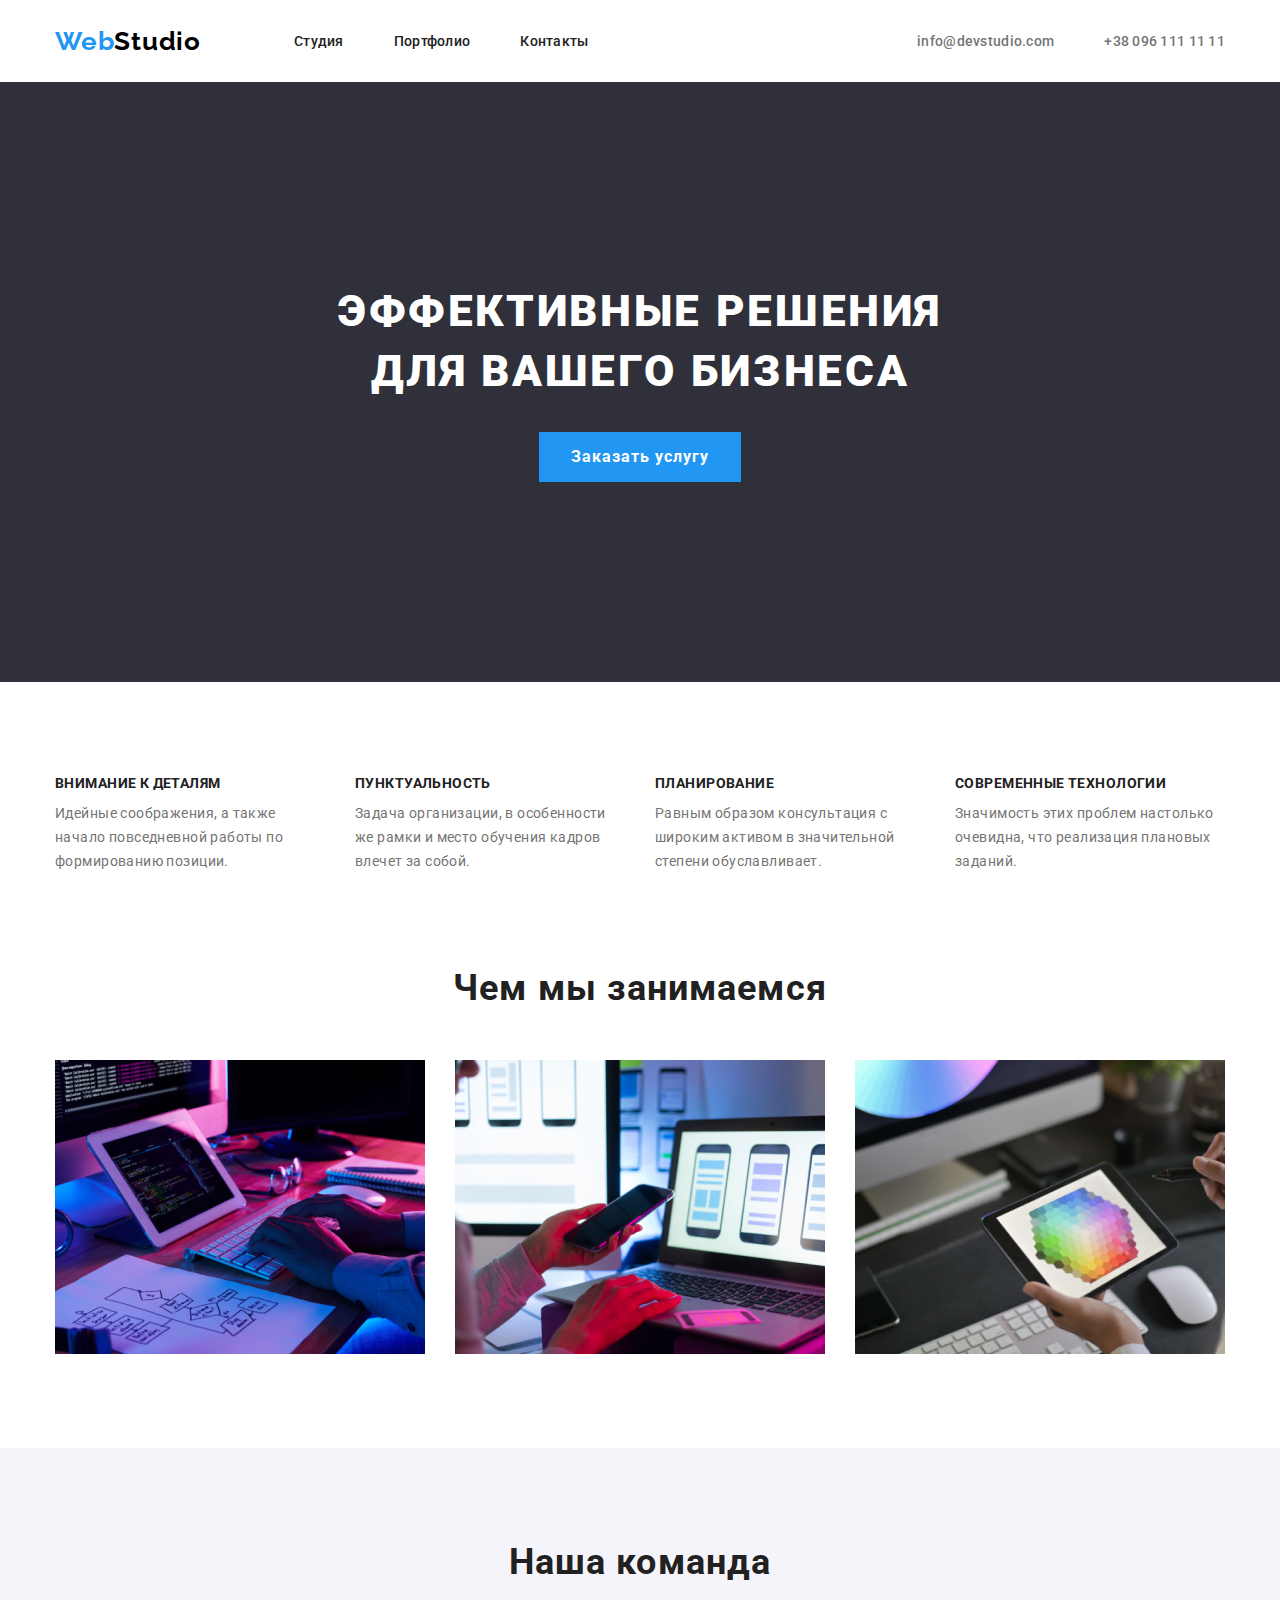
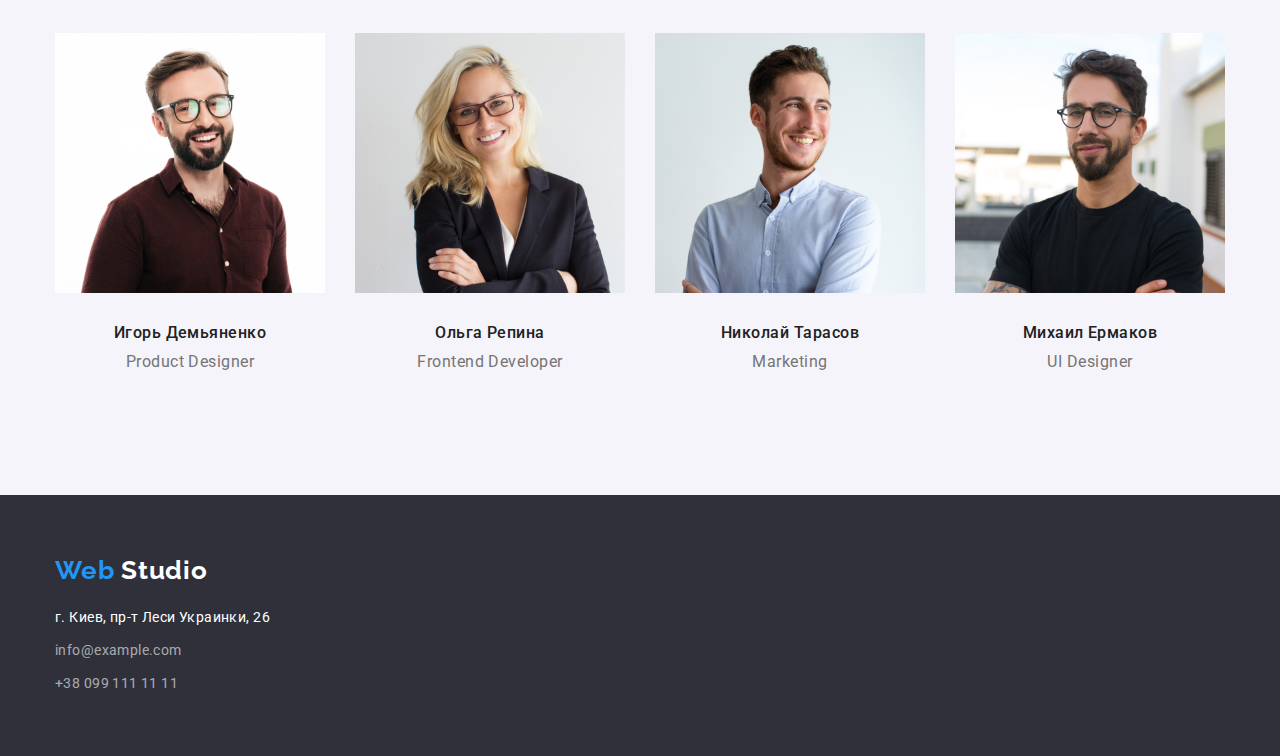
<file: index.html>
<!DOCTYPE html>
<html lang="ru">
<head>
    <meta charset="UTF-8">
    <meta http-equiv="X-UA-Compatible" content="IE=edge">
    <meta name="viewport" content="width=device-width, initial-scale=1.0">
    <link rel="preconnect" href="https://fonts.googleapis.com">
    <link rel="preconnect" href="https://fonts.gstatic.com" crossorigin>
    <link href="https://fonts.googleapis.com/css2?family=Raleway:wght@700&family=Roboto:wght@400;500;700;900&display=swap" rel="stylesheet">
    <title>Студия</title>
    <link rel="stylesheet" href="https://cdnjs.cloudflare.com/ajax/libs/modern-normalize/1.1.0/modern-normalize.min.css">
    <link rel="stylesheet" href="./css/style.css">
</head>
<body>
    <header class="header">
        <div class="container">
                <a href="./index.html" class="logo-link link"><span class="header-logo">Web</span>Studio</a>
            <nav class="header-nav">
                <ul class="header-list list">
                    <li class="nav-item"><a href="./index.html" class="link header-link">Студия</a></li>
                    <li class="nav-item"><a href="./portfolio.html" class="link header-link">Портфолио</a></li>
                    <li class="nav-item"><a href="./" class="link header-link">Контакты</a></li>
                </ul>
            </nav>
            <div class="header-conects">
                <ul class="header-contacts list">
                    <li class="contact-item"><a href="mailto:info@devstudio.com" class="contacts-link link">info@devstudio.com</a></li>
                    <li class="contact-item"><a href="tel:+380961111111" class="contacts-link link">+38 096 111 11 11</a></li>
                </ul>
            </div>
        </div>
    </header>
    <main>
         <!-- Герой -->
        <section class="hero">
            <div class="container hero-contend">
                <h1 class="hero-title">Эффективные решения для вашего бизнеса</h1>
                <button type="button" class="hero-btn btn">Заказать услугу</button>
            </div>
        </section>
        <!-- Особенности -->
        <section class="features">
            <div class="container">
                <h2 class="visually-hidden">Особенности</h2>
                <ul class="features-list list">
                    <li class="features-item">
                        <h3 class="features-title">Внимание к деталям</h3>
                        <p class="features-text">Идейные соображения, а также начало повседневной работы по формированию позиции.</p>
                    </li>
                    <li class="features-item">
                        <h3 class="features-title">Пунктуальность</h3>
                        <p class="features-text">Задача организации, в особенности же рамки и место обучения кадров влечет за собой.</p>
                    </li>
                    <li class="features-item">
                        <h3 class="features-title">Планирование</h3>
                        <p class="features-text">Равным образом консультация с широким активом в значительной степени обуславливает.</p>
                    </li>
                    <li class="features-item">
                        <h3 class="features-title">Современные технологии</h3>
                        <p class="features-text">Значимость этих проблем настолько очевидна, что реализация плановых заданий.</p>
                    </li>

                </ul>
            </div>
        </section>
        <!-- Чем мы занимаемся -->
        <section class="about">
            <div class="container">
                <h2 class="about-title">Чем мы занимаемся</h2>
                <ul class="about-list list">
                    <li class="about-item"> <img src="images/example1.jpg" alt="Примеры работ" width="370"></li>
                    <li class="about-item"> <img src="images/example2.jpg" alt="Примеры работ" width="370"></li>
                    <li class="about-item"><img src="images/example3.jpg" alt="Примеры работ" width="370"></li>
                </ul>
            </div>
        </section>
         <!-- Наша команда -->
         <section class="team">
             <div class="container">
                <h2 class="team-title">Наша команда</h2>
                <ul class="team-list list">
                    <li class="team-item">
                        <img class="team-img" src="images/worker1.jpg" alt="Наш сотрудник" width="270">
                        <div class="team-about">
                        <h3 class="team-name">Игорь Демьяненко</h3>
                        <p class="team-position">Product Designer</p>
                        </div>
                    </li>
                    <li class="team-item">
                        <img class="team-img" src="images/worker2.jpg" alt="Наш сотрудник" width="270">
                        <div class="team-about">
                        <h3 class="team-name">Ольга Репина</h3>
                        <p class="team-position">Frontend Developer</p>
                        </div>
                    </li>
                    <li class="team-item">
                        <img class="team-img" src="images/worker3.jpg" alt="Наш сотрудник" width="270">
                        <div class="team-about">
                        <h3 class="team-name">Николай Тарасов</h3>
                        <p class="team-position">Marketing</p>
                        </div>
                    </li>
                    <li class="team-item">
                        <img class="team-img" src="images/worker4.jpg" alt="Наш сотрудник" width="270">
                        <div class="team-about">
                        <h3 class="team-name">Михаил Ермаков</h3>
                        <p class="team-position">UI Designer</p>
                        </div>
                    </li>
                </ul>
            </div>
         </section>
    </main>
    <footer class="footer">
        <div class="container">
                    <a class="footer-link link"href="./index.html"><span class="footer-logo">Web</span> Studio</a>
                    <address class="footer-adress">
                        <ul class="list">
                            <li class="adress-item">
                                <a target="_blank"
                                    href="https://www.google.com.ua/maps/search/%D0%B3.+%D0%9A%D0%B8%D0%B5%D0%B2,+%D0%BF%D1%80-%D1%82+%D0%9B%D0%B5%D1%81%D0%B8+%D0%A3%D0%BA%D1%80%D0%B0%D0%B8%D0%BD%D0%BA%D0%B8,+26/@50.428065,30.52055,13z?hl=ru" class="footer-map link">г.
                                    Киев, пр-т Леси Украинки, 26</a>
                            </li>
                            <li class="adress-item">
                                <a href="mailto:info@devstudio.com" class="footer-contact link">info@example.com</a>
                            </li>
                            <li class="adress-item">
                                <a href="tel:+380961111111" class="footer-contact link">+38 099 111 11 11</a>
                            </li>
                    
                        </ul>
                    </address>

        </div>
    </footer>
</body>
</html>
</file>
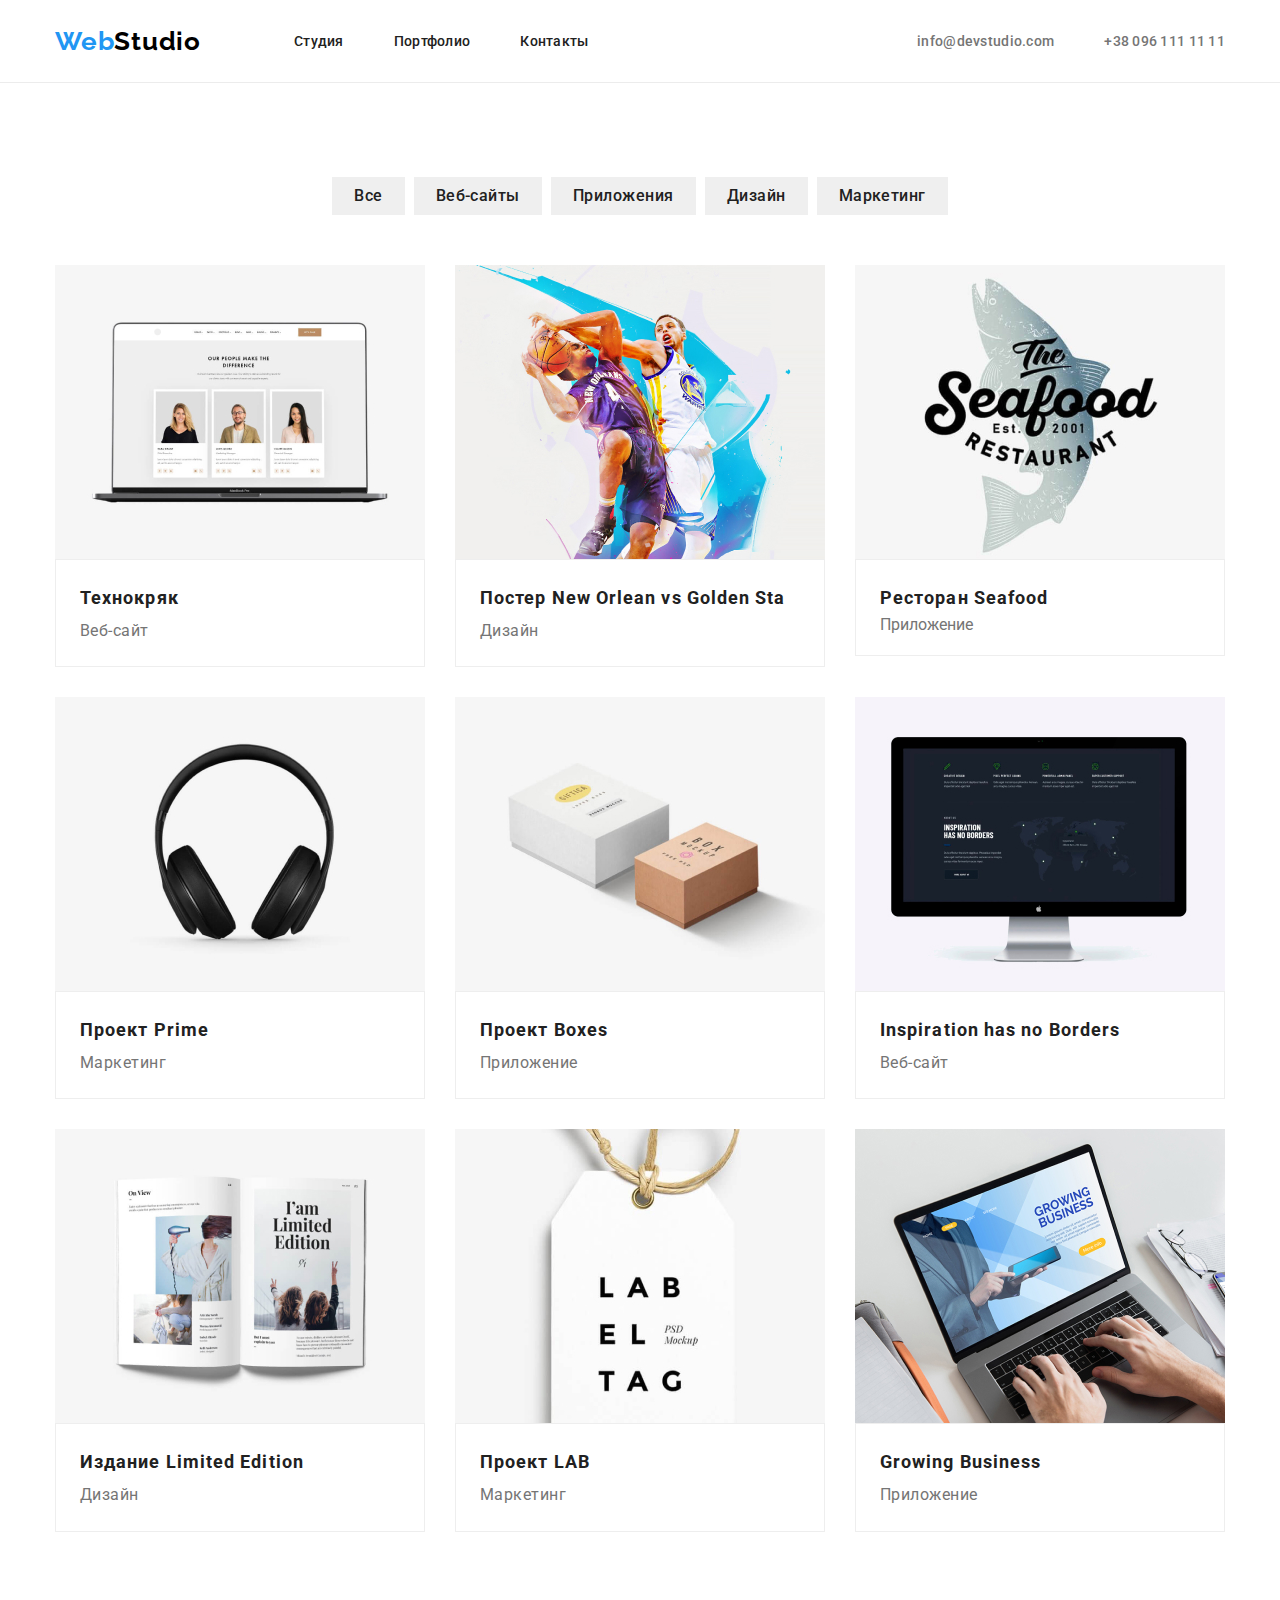
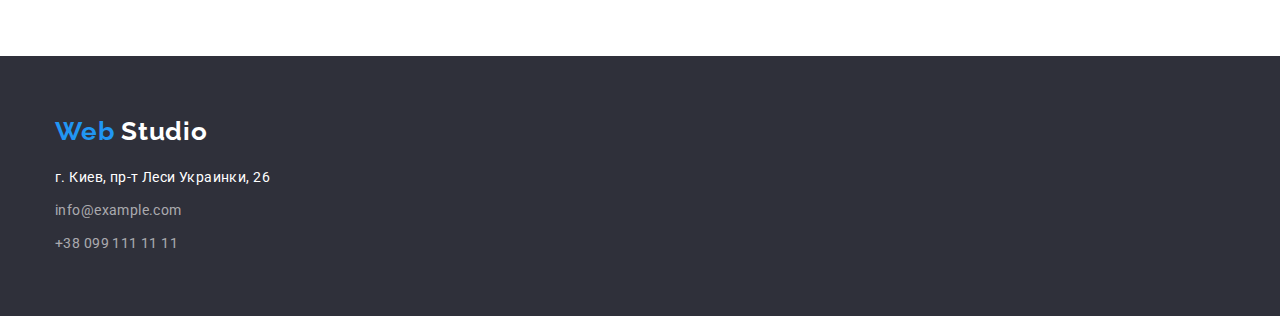
<file: portfolio.html>
<!DOCTYPE html>
<html lang="ru">
<head>
    <meta charset="UTF-8">
    <meta http-equiv="X-UA-Compatible" content="IE=edge">
    <meta name="viewport" content="width=device-width, initial-scale=1.0">
    <link rel="preconnect" href="https://fonts.googleapis.com">
    <link rel="preconnect" href="https://fonts.gstatic.com" crossorigin>
    <link href="https://fonts.googleapis.com/css2?family=Raleway:wght@700&family=Roboto:wght@400;500;700;900&display=swap" rel="stylesheet">
    <title>Портфолио</title>
    <link rel="stylesheet" href="https://cdnjs.cloudflare.com/ajax/libs/modern-normalize/1.1.0/modern-normalize.min.css">
    <link rel="stylesheet" href="./css/style.css">

</head>
<body>
    <header class="header portfolio-header">
        <div class="container">
            <a href="./index.html" class="logo-link link"><span class="header-logo">Web</span>Studio</a>
            <nav class="header-nav">
                <ul class="header-list list">
                    <li class="nav-item"><a href="./index.html" class="link header-link">Студия</a></li>
                    <li class="nav-item"><a href="./portfolio.html" class="link header-link">Портфолио</a></li>
                    <li class="nav-item"><a href="./" class="link header-link">Контакты</a></li>
                </ul>
            </nav>
            <div class="header-conects">
                <ul class="header-contacts list">
                    <li class="contact-item"><a href="mailto:info@devstudio.com"
                            class="contacts-link link">info@devstudio.com</a></li>
                    <li class="contact-item"><a href="tel:+380961111111" class="contacts-link link">+38 096 111 11 11</a></li>
                </ul>
            </div>
        </div>

    </header>
<main>
    <section class="portfolio">
        <div class="container">
            <ul class="porfolio-buttons list">
                <li class="portfolio-item"><button class="portfolio-btn btn">Все</button></li>
                <li class="portfolio-item"><button class="portfolio-btn btn">Веб-cайты</button></li>
                <li class="portfolio-item"><button class="portfolio-btn btn">Приложения</button></li>
                <li class="portfolio-item"><button class="portfolio-btn btn">Дизайн</button></li>
                <li class="portfolio-item"><button class="portfolio-btn btn">Маркетинг</button></li>
            </ul>
            <ul class="example-list list">
                <li class="example-item">
                    <img src="images/rabota1.jpg" alt="Фото пример работы" width="370">
                    <div class="example-about">
                    <h3 class="portfolio-title">Технокряк</h3>
                    <p class="portfolio-text">Веб-сайт</p>
                    </div>
                </li>
                <li class="example-item">
                    <img src="images/rabota2.jpg" alt="Фото пример работы" width="370">
                    <div class="example-about">
                        <h3 class="portfolio-title">Постер New Orlean vs Golden Sta</h3>
                        <p class="portfolio-text">Дизайн</p>
                    </div>
                </li>
                <li class="example-item">
                    <img src="images/rabota3.jpg" alt="Фото пример работы" width="370">
                    <div class="example-about">
                        <h3 class="portfolio-title">Ресторан Seafood</h3>
                        <p>Приложение</p>
                    </div>
                </li>
                <li class="example-item">
                    <img src="images/rabota4.jpg" alt="Фото пример работы" width="370">
                    <div class="example-about">
                        <h3 class="portfolio-title">Проект Prime</h3>
                        <p class="portfolio-text">Маркетинг</p>
                    </div>
                </li>
                <li class="example-item">
                    <img src="images/rabota5.jpg" alt="Фото пример работы" width="370">
                    <div class="example-about">
                        <h3 class="portfolio-title">Проект Boxes</h3>
                        <p class="portfolio-text">Приложение</p>
                    </div>
                </li>
                <li class="example-item">
                    <img src="images/rabota6.jpg" alt="Фото пример работы" width="370">
                    <div class="example-about">
                        <h3 class="portfolio-title">Inspiration has no Borders</h3>
                        <p class="portfolio-text">Веб-сайт</p>
                    </div>
                </li>
                <li class="example-item">
                    <img src="images/rabota7.jpg" alt="Фото пример работы" width="370">
                    <div class="example-about">
                        <h3 class="portfolio-title">Издание Limited Edition</h3>
                        <p class="portfolio-text">Дизайн</p>
                    </div>
                </li>
                <li class="example-item">
                    <img src="images/rabota8.jpg" alt="Фото пример работы" width="370">
                    <div class="example-about">
                        <h3 class="portfolio-title">Проект LAB</h3>
                        <p class="portfolio-text">Маркетинг</p>
                    </div>
                </li>
                <li class="example-item">
                    <img src="images/rabota9.jpg" alt="Фото пример работы" width="370">
                    <div class="example-about">
                        <h3 class="portfolio-title">Growing Business</h3>
                        <p class="portfolio-text">Приложение</p>
                    </div>
                </li>
            </ul>
        </div>
    </section>

</main>
<footer class="footer">
    <div class="container">
        <a class="footer-link link" href="./index.html"><span class="footer-logo">Web</span> Studio</a>
        <address class="footer-adress">
            <ul class="list">
                <li class="adress-item">
                    <a target="_blank"
                        href="https://www.google.com.ua/maps/search/%D0%B3.+%D0%9A%D0%B8%D0%B5%D0%B2,+%D0%BF%D1%80-%D1%82+%D0%9B%D0%B5%D1%81%D0%B8+%D0%A3%D0%BA%D1%80%D0%B0%D0%B8%D0%BD%D0%BA%D0%B8,+26/@50.428065,30.52055,13z?hl=ru"
                        class="footer-map link">г.
                        Киев, пр-т Леси Украинки, 26</a>
                </li>
                <li class="adress-item">
                    <a href="mailto:info@devstudio.com" class="footer-contact link">info@example.com</a>
                </li>
                <li class="adress-item">
                    <a href="tel:+380961111111" class="footer-contact link">+38 099 111 11 11</a>
                </li>
    
            </ul>
        </address>
    </div>
</footer>
</body>
</html>
</file>
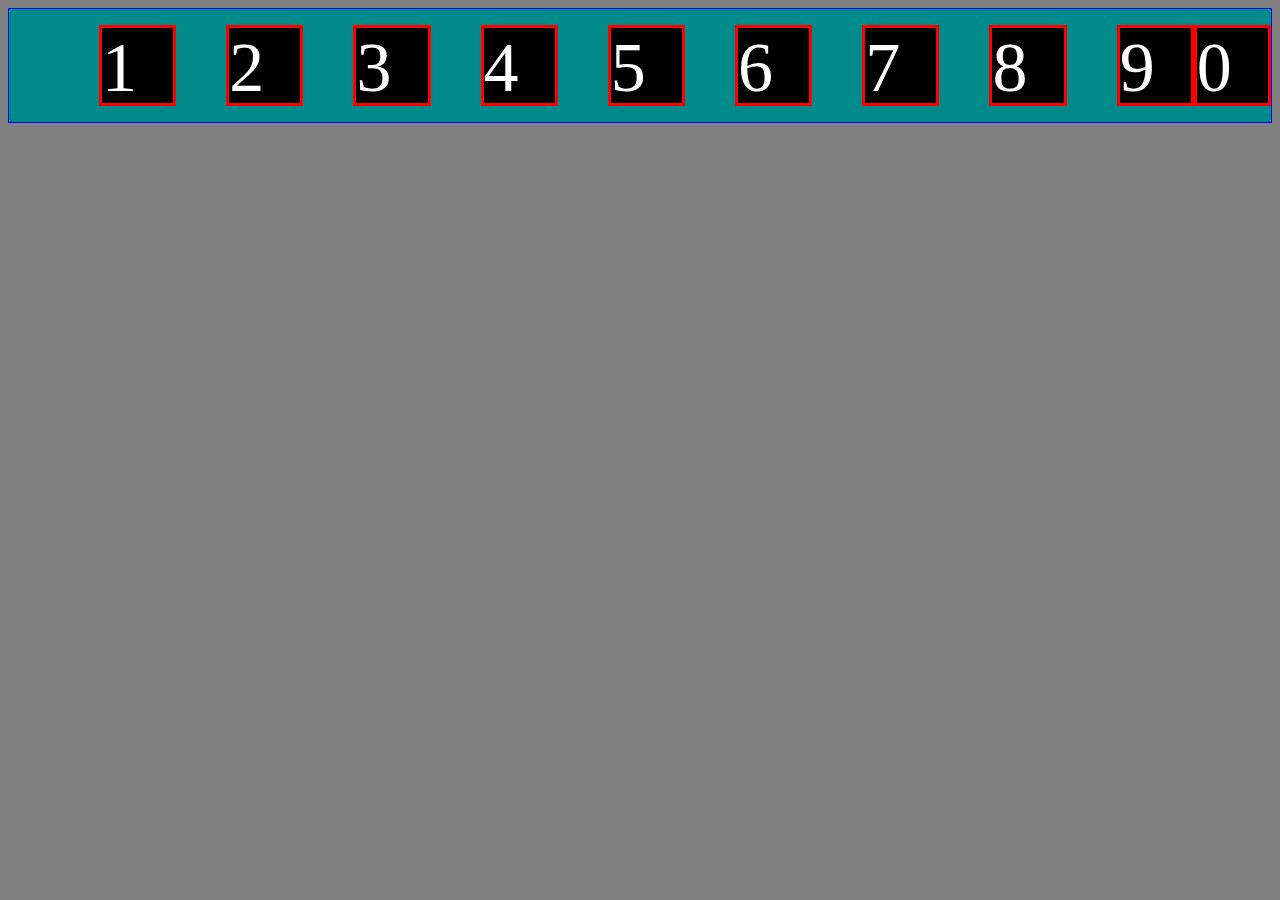
<file: css/test.html>
<!DOCTYPE html>
<html lang="en">
<head>
    <meta charset="UTF-8">
    <meta http-equiv="X-UA-Compatible" content="IE=edge">
    <meta name="viewport" content="width=device-width, initial-scale=1.0">
    <link rel="stylesheet" href="./test.css">
    <title>Document</title>
</head>
<body>
    <div class="container">
        <ul class="list">
            <li class="item">1</li>
            <li class="item">2</li>
            <li class="item">3</li>
            <li class="item">4</li>
            <li class="item">5</li>
            <li class="item">6</li>
            <li class="item">7</li>
            <li class="item">8</li>
            <li class="item">9</li>
            <li class="item">0</li>
        </ul>

    </div>
    
</body>
</html>
</file>
<file: css/style.css>
:root {
  --first-bg-color: #e5e5e5;
  --second-bg-color: #2f303a;
  --first-fonts-color: #757575;
  --second-fonts-color: #212121;
  --third-fonts-color: #ffffff;
  --accent-color: #2196f3;
}
p,h1,h2,h3,h4,h5,h6{
  margin: 0;
}
ul,ol{
  margin: 0;
  padding-left: 0;
}
img{
  display: block;
}
button{
  display: block;
}
body {
  font-family: "roboto", sans-serif;
  color: var(--first-fonts-color);
  
}
.list {
  list-style: none;
}

.link {
  outline: none;
  text-decoration: none;
}
.visually-hidden {
  position: absolute;
  white-space: nowrap;
  width: 1px;
  height: 1px;
  overflow: hidden;
  border: 0;
  padding: 0;
  clip: rect(0 0 0 0);
  clip-path: inset(50%);
  margin: -1px;
}
.btn{
  border: none;
}
.container {
  width: 1200px;
  padding: 0 15px;
  margin: 0 auto;
}

/*-------------- HEADER-------------- */

header .container{
  display: flex;
  align-items: center;
}
.header-list{
  display: flex;
}
.header-contacts{
  display: flex;
}

.header-logo {
  color: var(--accent-color);
}
.logo-link {
  font-family: "Raleway", sans-serif;
  font-weight: 700;
  font-size: 26px;
  line-height: 1.19;
  letter-spacing: 0.03em;
  color: #000000;

  margin-right: 93px;
  padding-top:25px ;
  padding-bottom: 25px;
}


.header-link {
  color: var(--second-fonts-color);
  font-weight: 500;
  font-size: 14px;
  line-height: 1.14;
  letter-spacing: 0.02em;


}
.nav-item:not(:last-child){
  margin-right: 50px;
}
.nav-item{
  padding-top: 32px;
  padding-bottom: 32px;
}

.header-link:hover,
.header-link:focus {
  color: var(--accent-color);
}
.header-conects{
  margin-left: auto;
}
.contacts-link {
  color: var(--first-fonts-color);
  font-weight: 500;
  font-size: 14px;
  line-height: 1.14;
  letter-spacing: 0.02em;
}
.contact-item:not(:first-child){
  margin-left: 50px;
}
.contact-item{
  padding-top: 32px;
  padding-bottom: 32px;
}



.contacts-link:hover,
.contacts-link:focus {
  color: var(--accent-color);
}


/*-------------- HERO------------ */
.hero {
  background-color: var(--second-bg-color);
  padding-top: 200px;
  padding-bottom: 200px;
}

.hero-title {
  color: var(--third-fonts-color);
  font-weight: 900;
  font-size: 44px;
  line-height: 1.36;
  letter-spacing: 0.06em;
  text-transform: uppercase;


  text-align: center;
  max-width: 650px;
  margin: 0 auto ;
  margin-bottom: 30px;
}
.hero-btn {
  color: var(--third-fonts-color);
  background-color: var(--accent-color);
  font-family: inherit;
  font-weight: 700;
  font-size: 16px;
  line-height: 1.88;
  align-items: center;
  text-align: center;
  letter-spacing: 0.06em;

  padding: 10px 32px;
  margin: 0 auto;

}

/*-------------- FEATURES------------ */
.features{
  padding: 94px 0;
}

.features-title {
  font-weight: 700;
  font-size: 14px;
  line-height: 1.14;
  letter-spacing: 0.03em;
  text-transform: uppercase;
  letter-spacing: 0.03em;
  color: #212121;

  margin-bottom: 10px;
}
.features-list{
  display: flex;
}
.features-item{
  width: 270px;
}
.features-item:not(:last-child){
  margin-right: 30px;
}
.features-text {
  font-weight: 400;
  font-size: 14px;
  line-height: 1.71;
  letter-spacing: 0.03em;
}

/*-------------- ABOUT------------ */
.about {
  padding-bottom: 94px; 
}
.about-list{
  display: flex;
}
.about-item:not(:last-child){
  margin-right: 30px;
}
.about-title {
  font-size: 36px;
  line-height: 1.16;
  letter-spacing: 0.03em;
  color: var(--second-fonts-color);
  text-align: center;
  letter-spacing: 0.03em;

  margin-bottom: 50px;
}

/*-------------- TEAM------------ */
.team{
  padding-bottom: 94px;
  padding-top: 94px;
  background-color: #F5F4FA;
}
.team-list{
  display: flex;
}
.team-item{
  width: 270px;
}
.team-item:not(:last-child){
  margin-right: 30px;
}
.team-title {
  font-size: 36px;
  line-height: 1.16;
  letter-spacing: 0.03em;
  color: var(--second-fonts-color);
  text-align: center;
  margin-bottom: 50px;
}
.team-name {
  font-weight: 500;
  font-size: 16px;
  line-height: 1.19;
  letter-spacing: 0.03em;
  color: var(--second-fonts-color);
  text-align: center;
  letter-spacing: 0.03em;

  margin-bottom: 10px;
}
.team-position {
  font-size: 16px;
  line-height: 1.19;
  letter-spacing: 0.03em;
  text-align: center;
  letter-spacing: 0.03em;
}
.team-about{
  padding-top: 30px;
  padding-bottom: 30px;
}


/*-------------- FOOTER------------ */
.footer {
  background-color: var(--second-bg-color);
  padding-top: 60px;
  padding-bottom: 60px;
}
.footer-link {
  font-family: "Raleway";
  font-weight: 700;
  font-size: 26px;
  line-height: 1.19;
  letter-spacing: 0.03em;
  color: var(--third-fonts-color);
}
.footer-logo {
  color: var(--accent-color);
}
.footer-map {
  font-family: "Roboto";
  font-style: normal;
  font-size: 14px;
  line-height: 1.71;
  letter-spacing: 0.03em;
  color: var(--third-fonts-color);
}
.footer-contact {
  font-family: "Roboto";
  font-style: normal;
  font-size: 14px;
  line-height: 1.71;
  letter-spacing: 0.03em;
  color: rgba(255, 255, 255, 0.6);
}
.adress-item:not(:last-child){
  margin-bottom: 9px;
}
.footer-adress{
  margin-top: 20px;
}

/*-------------- PORFOLIO------------ */
.portfolio{
  padding-top: 94px;
  padding-bottom: 94px;
}
.portfolio-header{
  border-bottom: 1px solid #ECECEC;
}
.portfolio-btn {
  font-family: inherit;
  font-weight: 500;
  font-size: 16px;
  line-height: 1.62;
  letter-spacing: 0.03em;
  color: var(--second-fonts-color);


  padding: 6px 22px;

}
.portfolio-item:not(:last-child){
  margin-right: 9px;
}
.portfolio-btn:hover,
.portfolio-btn:focus {
  color: var(--third-fonts-color);
  background-color: var(--accent-color);
}
.porfolio-buttons{
  display: flex;
  justify-content: center;
  margin-bottom: 50px;
}
.example-list{
  display: flex;
  flex-wrap: wrap;
}
.example-item{
  margin-bottom: 30px;
}
.example-item:not(:nth-child(3n)){
  margin-right: 30px;

}
.portfolio-title {
  font-size: 18px;
  line-height: 2;
  letter-spacing: 0.06em;
  color: var(--second-fonts-color);
}
.portfolio-text {
  font-weight: 400;
  font-size: 16px;
  line-height: 1.88;
  letter-spacing: 0.03em;
}
.example-about{
  padding: 20px 0 20px 24px;
  border: solid 1px #EEEEEE;
}
</file>
<file: css/test.css>
body{
    background: grey;
}
.container{
    border: solid 1px blue;
    background: darkcyan;
}
.list{
    list-style: none;
    display: flex;
}
.item{
    width: 75px;
    height: 75px;
    border: solid 3px red;
    color: white;
    font-size: 70px;
    background-color: black;
    margin-left: 50px;
}
.item:last-child {
    margin-left: 0;
}
</file>
